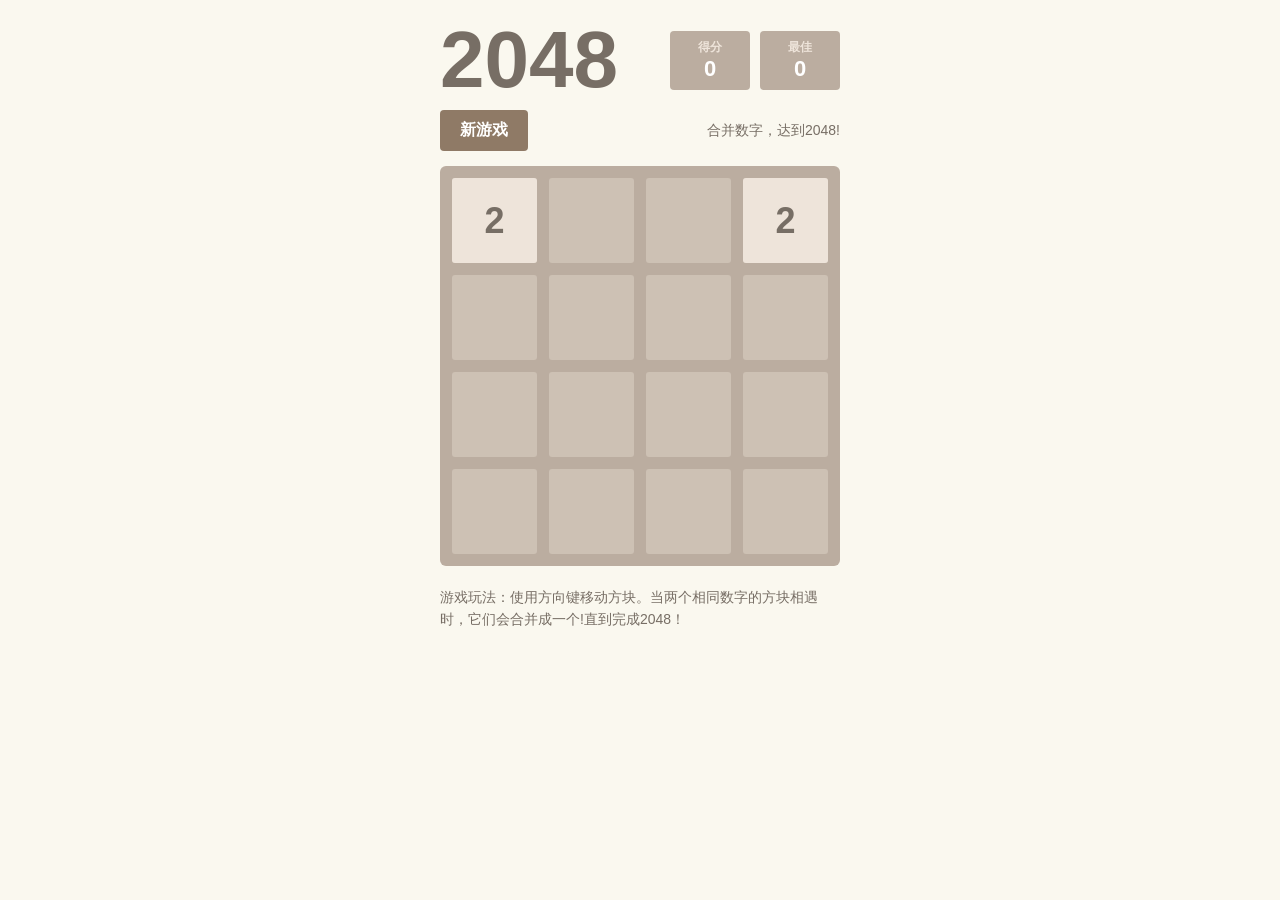
<file: index.html>
<!DOCTYPE html>
<html lang="zh-CN">
<head>
    <meta charset="UTF-8">
    <meta name="viewport" content="width=device-width, initial-scale=1.0">
    <title>2048 游戏</title>
    <link rel="stylesheet" href="style.css">
</head>
<body>
    <div class="container">
        <div class="header">
            <h1 class="title">2048</h1>
            <div class="scores">
                <div class="score-box">
                    <div class="label">得分</div>
                    <div class="score" id="score">0</div>
                </div>
                <div class="score-box best">
                    <div class="label">最佳</div>
                    <div class="score" id="bestScore">0</div>
                </div>
            </div>
        </div>
        <div class="sub-header">
            <div class="new-game" id="newGame">新游戏</div>
            <p class="subtitle">合并数字，达到2048!</p>
        </div>
        <div class="game-board" id="gameBoard"></div>
        <p class="instructions">游戏玩法：使用方向键移动方块。当两个相同数字的方块相遇时，它们会合并成一个!直到完成2048！</p>
    </div>
    <script src="game.js"></script>
</body>
</html>
</file>
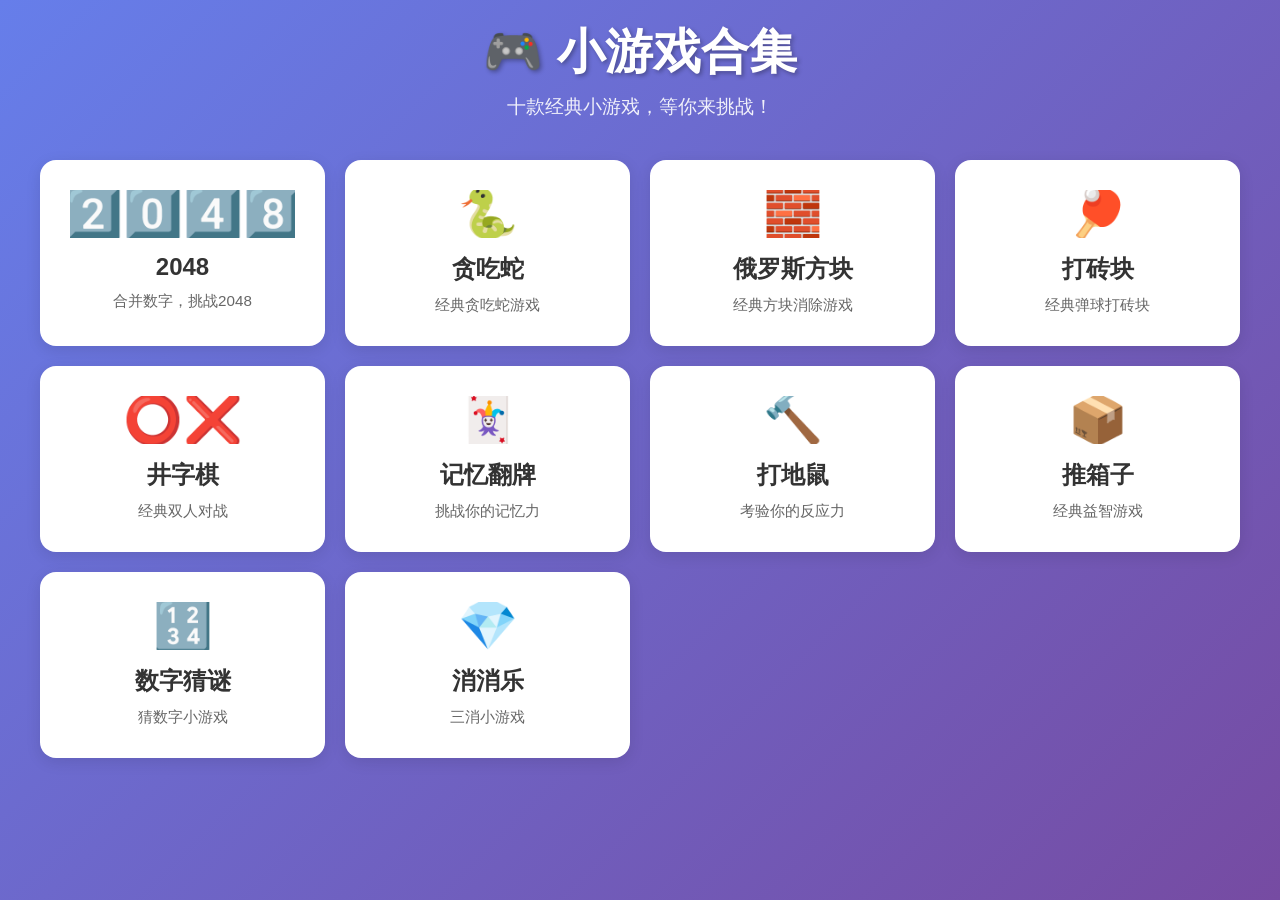
<file: games.html>
<!DOCTYPE html>
<html lang="zh-CN">
<head>
    <meta charset="UTF-8">
    <meta name="viewport" content="width=device-width, initial-scale=1.0">
    <title>小游戏合集 - 十款经典游戏</title>
    <link rel="stylesheet" href="site.css">
</head>
<body>
    <div class="site-container">
        <header class="site-header">
            <h1>🎮 小游戏合集</h1>
            <p>十款经典小游戏，等你来挑战！</p>
        </header>

        <div class="games-grid" id="gamesGrid">
            <div class="game-card" data-game="2048">
                <div class="game-icon">2️⃣0️⃣4️⃣8️⃣</div>
                <h3>2048</h3>
                <p>合并数字，挑战2048</p>
            </div>

            <div class="game-card" data-game="snake">
                <div class="game-icon">🐍</div>
                <h3>贪吃蛇</h3>
                <p>经典贪吃蛇游戏</p>
            </div>

            <div class="game-card" data-game="tetris">
                <div class="game-icon">🧱</div>
                <h3>俄罗斯方块</h3>
                <p>经典方块消除游戏</p>
            </div>

            <div class="game-card" data-game="breakout">
                <div class="game-icon">🏓</div>
                <h3>打砖块</h3>
                <p>经典弹球打砖块</p>
            </div>

            <div class="game-card" data-game="tic-tac-toe">
                <div class="game-icon">⭕❌</div>
                <h3>井字棋</h3>
                <p>经典双人对战</p>
            </div>

            <div class="game-card" data-game="memory">
                <div class="game-icon">🃏</div>
                <h3>记忆翻牌</h3>
                <p>挑战你的记忆力</p>
            </div>

            <div class="game-card" data-game="whack-a-mole">
                <div class="game-icon">🔨</div>
                <h3>打地鼠</h3>
                <p>考验你的反应力</p>
            </div>

            <div class="game-card" data-game="sokoban">
                <div class="game-icon">📦</div>
                <h3>推箱子</h3>
                <p>经典益智游戏</p>
            </div>

            <div class="game-card" data-game="guess-number">
                <div class="game-icon">🔢</div>
                <h3>数字猜谜</h3>
                <p>猜数字小游戏</p>
            </div>

            <div class="game-card" data-game="match-three">
                <div class="game-icon">💎</div>
                <h3>消消乐</h3>
                <p>三消小游戏</p>
            </div>
        </div>

        <div class="game-modal" id="gameModal">
            <div class="game-modal-content">
                <button class="close-btn" id="closeBtn">← 返回</button>
                <div class="game-content" id="gameContent"></div>
            </div>
        </div>
    </div>

    <script src="game.js"></script>
    <script src="site.js"></script>
</body>
</html>
</file>
<file: style.css>
* {
    margin: 0;
    padding: 0;
    box-sizing: border-box;
}

body {
    font-family: 'Clear Sans', 'Helvetica Neue', Arial, sans-serif;
    background: #faf8ef;
    display: flex;
    justify-content: center;
    min-height: 100vh;
    padding: 20px;
}

.container {
    width: 400px;
    max-width: 100%;
}

.header {
    display: flex;
    justify-content: space-between;
    align-items: center;
    margin-bottom: 10px;
}

.title {
    font-size: 80px;
    font-weight: bold;
    color: #776e65;
    line-height: 1;
}

.scores {
    display: flex;
    gap: 10px;
}

.score-box {
    background: #bbada0;
    border-radius: 4px;
    padding: 8px 15px;
    min-width: 80px;
    text-align: center;
}

.score-box .label {
    color: #eee4da;
    font-size: 12px;
    font-weight: bold;
    text-transform: uppercase;
}

.score-box .score {
    color: white;
    font-size: 22px;
    font-weight: bold;
}

.sub-header {
    display: flex;
    justify-content: space-between;
    align-items: center;
    margin-bottom: 15px;
}

.new-game {
    background: #8f7a66;
    color: white;
    border-radius: 4px;
    padding: 10px 20px;
    font-weight: bold;
    cursor: pointer;
    transition: background 0.2s;
}

.new-game:hover {
    background: #9f8b77;
}

.subtitle {
    color: #776e65;
    font-size: 14px;
}

.game-board {
    background: #bbada0;
    border-radius: 6px;
    padding: 12px;
    display: grid;
    grid-template-columns: repeat(4, 1fr);
    gap: 12px;
    position: relative;
}

.tile-container {
    background: #cdc1b4;
    border-radius: 3px;
    aspect-ratio: 1;
}

.tile {
    position: absolute;
    border-radius: 3px;
    aspect-ratio: 1;
    display: flex;
    align-items: center;
    justify-content: center;
    font-size: 36px;
    font-weight: bold;
    color: #776e65;
    transition: left 0.15s ease, top 0.15s ease;
    z-index: 1;
}

.tile.empty {
    background: #cdc1b4;
}

.tile-2 {
    background: #eee4da;
}

.tile-4 {
    background: #ede0c8;
}

.tile-8 {
    background: #f2b179;
    color: #f9f6f2;
}

.tile-16 {
    background: #f59563;
    color: #f9f6f2;
}

.tile-32 {
    background: #f67c5f;
    color: #f9f6f2;
}

.tile-64 {
    background: #f65e3b;
    color: #f9f6f2;
}

.tile-128 {
    background: #edcf72;
    color: #f9f6f2;
    font-size: 30px;
}

.tile-256 {
    background: #edcc61;
    color: #f9f6f2;
    font-size: 30px;
}

.tile-512 {
    background: #edc850;
    color: #f9f6f2;
    font-size: 30px;
}

.tile-1024 {
    background: #edc53f;
    color: #f9f6f2;
    font-size: 24px;
}

.tile-2048 {
    background: #edc22e;
    color: #f9f6f2;
    font-size: 24px;
}

.tile-4096 {
    background: #5eda92;
    color: #f9f6f2;
    font-size: 22px;
}

.tile-8192 {
    background: #3e6cff;
    color: #f9f6f2;
    font-size: 22px;
}

.tile-16384 {
    background: #e84a5f;
    color: #f9f6f2;
    font-size: 20px;
}

.tile-32768 {
    background: #1ec9d6;
    color: #f9f6f2;
    font-size: 20px;
}

.tile-65536 {
    background: #9954e0;
    color: #f9f6f2;
    font-size: 18px;
}

.tile-new {
    animation: appear 0.2s ease;
}

.tile-merged {
    animation: pop 0.2s ease;
}

@keyframes appear {
    from {
        opacity: 0;
        transform: scale(0);
    }
    to {
        opacity: 1;
        transform: scale(1);
    }
}

@keyframes pop {
    0% {
        transform: scale(1);
    }
    50% {
        transform: scale(1.2);
    }
    100% {
        transform: scale(1);
    }
}

.instructions {
    margin-top: 20px;
    color: #776e65;
    font-size: 14px;
    line-height: 1.6;
}
</file>
<file: site.css>
* {
    margin: 0;
    padding: 0;
    box-sizing: border-box;
}

body {
    font-family: 'Segoe UI', Tahoma, Geneva, Verdana, sans-serif;
    background: linear-gradient(135deg, #667eea 0%, #764ba2 100%);
    min-height: 100vh;
    padding: 20px;
}

.site-container {
    max-width: 1200px;
    margin: 0 auto;
}

.site-header {
    text-align: center;
    color: white;
    margin-bottom: 40px;
}

.site-header h1 {
    font-size: 3em;
    margin-bottom: 10px;
    text-shadow: 2px 2px 4px rgba(0,0,0,0.3);
}

.site-header p {
    font-size: 1.2em;
    opacity: 0.9;
}

.games-grid {
    display: grid;
    grid-template-columns: repeat(auto-fill, minmax(250px, 1fr));
    gap: 20px;
}

.game-card {
    background: white;
    border-radius: 16px;
    padding: 30px;
    text-align: center;
    cursor: pointer;
    transition: transform 0.3s, box-shadow 0.3s;
    box-shadow: 0 4px 15px rgba(0,0,0,0.1);
}

.game-card:hover {
    transform: translateY(-5px);
    box-shadow: 0 8px 25px rgba(0,0,0,0.2);
}

.game-icon {
    font-size: 3em;
    margin-bottom: 15px;
    line-height: 1;
    max-height: 60px;
    overflow: hidden;
    display: flex;
    align-items: center;
    justify-content: center;
    white-space: nowrap;
}

.game-card h3 {
    color: #333;
    font-size: 1.5em;
    margin-bottom: 10px;
}

.game-card p {
    color: #666;
    font-size: 0.95em;
}

.game-modal {
    display: none;
    position: fixed;
    top: 0;
    left: 0;
    width: 100%;
    height: 100%;
    background: rgba(0,0,0,0.8);
    z-index: 1000;
    overflow-y: auto;
}

.game-modal.active {
    display: block;
}

.game-modal-content {
    background: white;
    min-height: 100vh;
    padding: 20px;
    display: flex;
    flex-direction: column;
    align-items: center;
    justify-content: flex-start;
}

.close-btn {
    background: #667eea;
    color: white;
    border: none;
    padding: 10px 20px;
    border-radius: 8px;
    cursor: pointer;
    font-size: 1em;
    margin-bottom: 20px;
    transition: background 0.3s;
}

.close-btn:hover {
    background: #5568d3;
}

.game-content {
    max-width: 600px;
    margin: 0 auto;
}

.game-2048-container {
    font-family: 'Clear Sans', 'Helvetica Neue', Arial, sans-serif;
    max-width: 450px;
    margin: 0 auto;
    padding: 20px;
}

.game-2048-container .header {
    display: flex;
    justify-content: space-between;
    align-items: center;
    margin-bottom: 10px;
}

.game-2048-container .title {
    font-size: 60px;
    font-weight: bold;
    color: #776e65;
    line-height: 1;
}

.game-2048-container .scores {
    display: flex;
    gap: 10px;
}

.game-2048-container .score-box {
    background: #bbada0;
    border-radius: 4px;
    padding: 8px 15px;
    min-width: 80px;
    text-align: center;
}

.game-2048-container .score-box .label {
    color: #eee4da;
    font-size: 12px;
    font-weight: bold;
    text-transform: uppercase;
}

.game-2048-container .score-box .score {
    color: white;
    font-size: 22px;
    font-weight: bold;
}

.game-2048-container .sub-header {
    display: flex;
    justify-content: space-between;
    align-items: center;
    margin-bottom: 15px;
}

.game-2048-container .new-game {
    background: #8f7a66;
    color: white;
    border-radius: 4px;
    padding: 10px 20px;
    font-weight: bold;
    cursor: pointer;
    transition: background 0.2s;
}

.game-2048-container .new-game:hover {
    background: #9f8b77;
}

.game-2048-container .subtitle {
    color: #776e65;
    font-size: 14px;
}

.game-2048-container .game-board {
    background: #bbada0;
    border-radius: 6px;
    padding: 12px;
    display: grid;
    grid-template-columns: repeat(4, 1fr);
    gap: 12px;
    position: relative;
    aspect-ratio: 1;
}

.game-2048-container .tile-container {
    background: #cdc1b4;
    border-radius: 3px;
    aspect-ratio: 1;
}

.game-2048-container .tile {
    position: absolute;
    border-radius: 3px;
    aspect-ratio: 1;
    display: flex;
    align-items: center;
    justify-content: center;
    font-size: 36px;
    font-weight: bold;
    color: #776e65;
    transition: left 0.15s ease, top 0.15s ease;
    z-index: 1;
}

.game-2048-container .tile-2 {
    background: #eee4da;
}

.game-2048-container .tile-4 {
    background: #ede0c8;
}

.game-2048-container .tile-8 {
    background: #f2b179;
    color: #f9f6f2;
}

.game-2048-container .tile-16 {
    background: #f59563;
    color: #f9f6f2;
}

.game-2048-container .tile-32 {
    background: #f67c5f;
    color: #f9f6f2;
}

.game-2048-container .tile-64 {
    background: #f65e3b;
    color: #f9f6f2;
}

.game-2048-container .tile-128 {
    background: #edcf72;
    color: #f9f6f2;
    font-size: 30px;
}

.game-2048-container .tile-256 {
    background: #edcc61;
    color: #f9f6f2;
    font-size: 30px;
}

.game-2048-container .tile-512 {
    background: #edc850;
    color: #f9f6f2;
    font-size: 30px;
}

.game-2048-container .tile-1024 {
    background: #edc53f;
    color: #f9f6f2;
    font-size: 24px;
}

.game-2048-container .tile-2048 {
    background: #edc22e;
    color: #f9f6f2;
    font-size: 24px;
}

.game-2048-container .tile-new {
    animation: appear 0.2s ease;
}

.game-2048-container .tile-merged {
    animation: pop 0.2s ease;
}

@keyframes appear {
    from {
        opacity: 0;
        transform: scale(0);
    }
    to {
        opacity: 1;
        transform: scale(1);
    }
}

@keyframes pop {
    0% {
        transform: scale(1);
    }
    50% {
        transform: scale(1.2);
    }
    100% {
        transform: scale(1);
    }
}

.game-2048-container .instructions {
    margin-top: 20px;
    color: #776e65;
    font-size: 14px;
    line-height: 1.6;
}

.game-snake-container,
.game-tetris-container,
.game-breakout-container,
.game-memory-container,
.game-whack-container,
.game-sokoban-container,
.game-match-container {
    text-align: center;
    padding: 20px;
}

.game-snake-container canvas,
.game-tetris-container canvas,
.game-breakout-container canvas {
    border: 3px solid #333;
    border-radius: 8px;
    background: #1a1a1a;
    display: block;
    margin: 0 auto;
    max-width: 100%;
    height: auto;
}

/* 俄罗斯方块画布在大屏下更显眼 */
.game-tetris-container canvas {
    box-shadow: 0 10px 30px rgba(0, 0, 0, 0.3);
}

.game-controls {
    margin-top: 15px;
    display: flex;
    gap: 10px;
    justify-content: center;
    flex-wrap: wrap;
}

.btn {
    background: #667eea;
    color: white;
    border: none;
    padding: 10px 25px;
    border-radius: 8px;
    cursor: pointer;
    font-size: 1em;
    transition: background 0.3s;
}

.btn:hover {
    background: #5568d3;
}

.score-display {
    font-size: 1.3em;
    margin-bottom: 15px;
    color: #333;
}

.tic-tac-toe-board {
    display: grid;
    grid-template-columns: repeat(3, 100px);
    grid-template-rows: repeat(3, 100px);
    gap: 5px;
    margin: 20px auto;
    width: fit-content;
}

.ttt-cell {
    background: #f0f0f0;
    border: 2px solid #333;
    display: flex;
    align-items: center;
    justify-content: center;
    font-size: 3em;
    cursor: pointer;
    transition: background 0.3s;
}

.ttt-cell:hover {
    background: #e0e0e0;
}

.ttt-cell.x {
    color: #e74c3c;
}

.ttt-cell.o {
    color: #3498db;
}

.memory-grid {
    display: grid;
    grid-template-columns: repeat(4, 70px);
    grid-template-rows: repeat(4, 70px);
    gap: 8px;
    margin: 20px auto;
    width: fit-content;
}

.memory-card {
    background: #667eea;
    border-radius: 8px;
    display: flex;
    align-items: center;
    justify-content: center;
    font-size: 2em;
    cursor: pointer;
    transition: transform 0.3s;
}

.memory-card.flipped {
    background: white;
    border: 2px solid #667eea;
}

.memory-card.matched {
    background: #27ae60;
    border: 2px solid #27ae60;
}

.whack-grid {
    display: grid;
    grid-template-columns: repeat(3, 100px);
    grid-template-rows: repeat(3, 100px);
    gap: 10px;
    margin: 20px auto;
    width: fit-content;
}

.whack-hole {
    background: #8b4513;
    border-radius: 50%;
    display: flex;
    align-items: flex-end;
    justify-content: center;
    overflow: hidden;
    cursor: pointer;
}

.whack-mole {
    font-size: 3em;
    transform: translateY(100%);
    transition: transform 0.2s;
}

.whack-mole.active {
    transform: translateY(0);
}

.sokoban-board {
    display: grid;
    gap: 2px;
    margin: 20px auto;
    width: fit-content;
    background: #333;
    padding: 5px;
    border-radius: 8px;
}

.sokoban-cell {
    width: 40px;
    height: 40px;
    display: flex;
    align-items: center;
    justify-content: center;
    font-size: 1.5em;
}

.sokoban-wall {
    background: #555;
}

.sokoban-floor {
    background: #eee;
}

.sokoban-target {
    background: #f39c12;
}

.sokoban-box {
    background: #e74c3c;
    border-radius: 4px;
}

.sokoban-player {
    background: #3498db;
    border-radius: 50%;
}

.guess-container {
    text-align: center;
    padding: 30px;
}

.guess-input {
    padding: 12px;
    font-size: 1.2em;
    width: 150px;
    text-align: center;
    border: 2px solid #667eea;
    border-radius: 8px;
    margin: 20px 0;
}

.match-grid {
    display: grid;
    grid-template-columns: repeat(6, 50px);
    grid-template-rows: repeat(6, 50px);
    gap: 3px;
    margin: 20px auto;
    width: fit-content;
    background: #333;
    padding: 5px;
    border-radius: 8px;
}

.match-cell {
    background: #f0f0f0;
    border-radius: 4px;
    display: flex;
    align-items: center;
    justify-content: center;
    font-size: 1.8em;
    cursor: pointer;
    transition: transform 0.2s;
}

.match-cell:hover {
    transform: scale(1.1);
}

.match-cell.selected {
    border: 3px solid #e74c3c;
}

.match-cell.matching {
    animation: pulse 0.3s ease;
}

@keyframes pulse {
    0%, 100% { transform: scale(1); }
    50% { transform: scale(1.2); }
}
</file>
